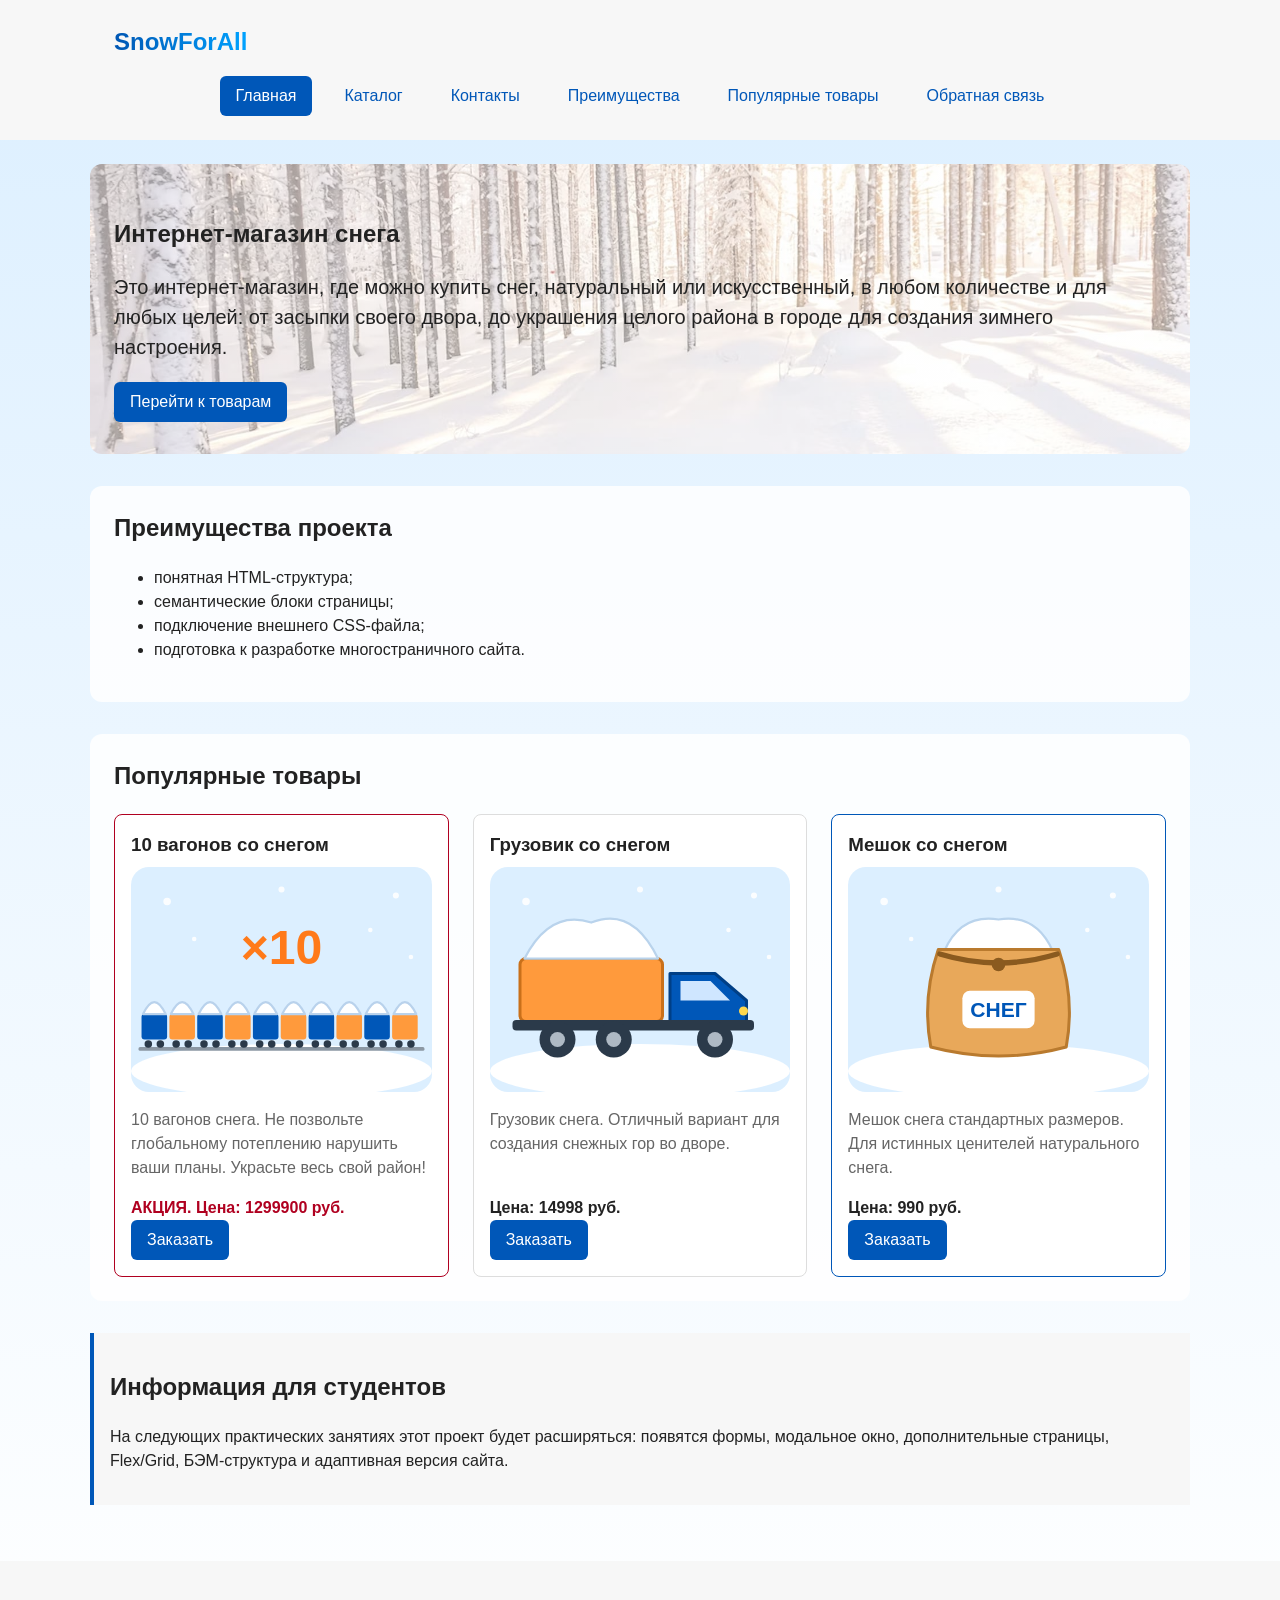
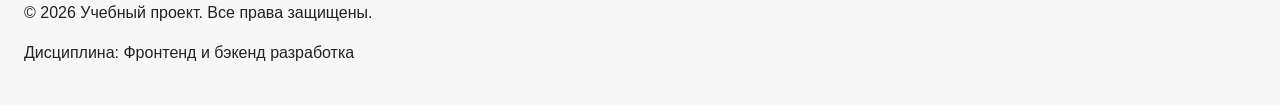
<file: index.html>
<!DOCTYPE html>
<html lang="ru">
  <head>
    <meta charset="UTF-8">
    <meta name="viewport" content="width=device-width, initial-scale=1.0">
    <meta name="description" content="Учебный интернет-магазин">
    <meta property="og:type" content="website">
    <meta property="og:title" content="Учебный интернет-магазин">
    <meta property="og:description" content="Учебный frontend-проект интернет-магазина.">
    <meta property="og:image" content="https://username.github.io/kr1-html-css-shop/images/preview.jpg">
    <title>Учебный интернет-магазин снега</title>
    <link rel="stylesheet" href="css/style.css">
    <script src="js/main.js" defer></script>
  </head>
  <body>
    <header class="site-header">
      <div class="site-header__inner">
        <a class="site-header__logo" href="index.html">SnowForAll</a>

        <nav class="site-nav" aria-label="Основная навигация">
          <ul class="site-nav__list">
            <li class="site-nav__item">
              <a class="site-nav__link site-nav__link--active" href="index.html">Главная</a>
            </li>
            <li class="site-nav__item">
              <a class="site-nav__link" href="catalog.html">Каталог</a>
            </li>
            <li class="site-nav__item">
              <a class="site-nav__link" href="contacts.html">Контакты</a>
            </li>
            <li class="site-nav__item">
              <a class="site-nav__link" href="index.html#advantages">Преимущества</a>
            </li>
            <li class="site-nav__item">
              <a class="site-nav__link" href="index.html#popular">Популярные товары</a>
            </li>
            <li class="site-nav__item">
              <a class="site-nav__link" href="index.html#contacts">Обратная связь</a>
            </li>
          </ul>
        </nav>
      </div>
    </header>
    <main>
      <section class="hero">
        <h1>Интернет-магазин снега</h1>
        <p class="hero__description">
          Это интернет-магазин, где можно купить снег, натуральный или искусственный, в любом количестве и для любых целей:
          от засыпки своего двора, до украшения целого района в городе для создания зимнего настроения.
        </p>
        <a class="button button--primary" href="#popular">Перейти к товарам</a>
      </section>

      <section class="section" id="advantages">
        <h2>Преимущества проекта</h2>

        <ul class="advantages-list">
          <li>понятная HTML-структура;</li>
          <li>семантические блоки страницы;</li>
          <li>подключение внешнего CSS-файла;</li>
          <li>подготовка к разработке многостраничного сайта.</li>
        </ul>
      </section>

      <section class="section" id="popular">
        <h2>Популярные товары</h2>
        
        <div class="products-grid">
          <article class="product-card product-card--discount">
            <h3 class="product-card__title">10 вагонов со снегом</h3>
            <img class="product-card__image" src="images/snow-wagons-10.svg" alt="10 вагонов со снегом">
            <div class="product-card__info">
              <p class="product-card__description">10 вагонов снега. Не позвольте глобальному потеплению нарушить ваши планы. Украсьте весь свой район!</p>
              <p class="product-card__price">АКЦИЯ. Цена: 1299900 руб.</p>
              <button
                class="button button--primary product-card__button"
                type="button"
                data-product="10 вагонов со снегом"
                >
                Заказать
              </button>
            </div>
          </article>

          <article class="product-card">
            <h3 class="product-card__title">Грузовик со снегом</h3>
            <img class="product-card__image" src="images/snow-truck.svg" alt="Грузовик со снегом">
            <div class="product-card__info">
              <p class="product-card__description">Грузовик снега. Отличный вариант для создания снежных гор во дворе.</p>
              <p class="product-card__price">Цена: 14998 руб.</p>
              <button
               class="button button--primary product-card__button"
               type="button"
               data-product="Грузовик со снегом"
               >
                 Заказать
              </button>
            </div>
          </article>

          <article class="product-card product-card--featured">
            <h3 class="product-card__title">Мешок со снегом</h3>
            <img class="product-card__image" src="images/snow-bag.svg" alt="Мешок со снегом">
            <div class="product-card__info">
              <p class="product-card__description">Мешок снега стандартных размеров. Для истинных ценителей натурального снега.</p>
              <p class="product-card__price">Цена: 990 руб.</p>
            <button
              class="button button--primary product-card__button"
              type="button"
              data-product="Мешок со снегом"
            >
              Заказать
            </button>
          </article>
        </div>
      </section>

      <aside class="aside-info">
        <h2>Информация для студентов</h2>
        <p>
          На следующих практических занятиях этот проект будет расширяться:
          появятся формы, модальное окно, дополнительные страницы, Flex/Grid,
          БЭМ-структура и адаптивная версия сайта.
        </p>
      </aside>
    </main>
    <footer id="contacts">
      <p>&copy; 2026 Учебный проект. Все права защищены.</p>
      <p>Дисциплина: Фронтенд и бэкенд разработка</p>
    </footer>
    <dialog class="order-dialog" id="order-dialog" aria-labelledby="order-dialog-title">
      <h2 class="order-dialog__title" id="order-dialog-title">Оформление заявки</h2>

      <form class="order-form" id="order-form" action="#" method="post" novalidate>
        <input id="selected-product" name="selected-product" type="hidden">

        <div class="order-form__field">
          <label class="order-form__label" for="order-name">Имя</label>
          <input
            class="order-form__input"
            id="order-name"
            name="name"
            type="text"
            placeholder="Введите ваше имя"
            minlength="2"
            autocomplete="given-name"
            required
          >
        </div>

        <div class="order-form__field">
          <label class="order-form__label" for="order-email">E-mail</label>
          <input
            class="order-form__input"
            id="order-email"
            name="email"
            type="email"
            placeholder="example@mail.ru"
            autocomplete="email"
            required
          >
        </div>

        <div class="order-form__field">
          <label class="order-form__label" for="order-phone">Телефон</label>
          <input
            class="order-form__input"
            id="order-phone"
            name="phone"
            type="tel"
            inputmode="tel"
            placeholder="+7 (900) 000-00-00"
            pattern="^\+7 \(\d{3}\) \d{3}-\d{2}-\d{2}$"
            required
          >
          <small class="order-form__hint">Формат: +7 (900) 000-00-00</small>
        </div>

        <div class="order-form__field">
          <label class="order-form__label" for="order-date">Дата связи</label>
          <input class="order-form__input" id="order-date" name="date" type="date">
        </div>

        <div class="order-form__field">
          <label class="order-form__label" for="order-topic">Тема заявки</label>
          <select class="order-form__select" id="order-topic" name="topic" required>
            <option value="">Выберите тему</option>
            <option value="product">Заказ товара</option>
            <option value="consultation">Консультация</option>
            <option value="delivery">Доставка</option>
          </select>
        </div>

        <div class="order-form__field">
          <label class="order-form__label" for="order-comment">Комментарий</label>
          <textarea
            class="order-form__textarea"
            id="order-comment"
            name="comment"
            rows="4"
            placeholder="Укажите дополнительную информацию"
          ></textarea>
        </div>

        <div class="order-form__field">
          <label class="order-form__label">
            <input
              class="order-form__checkbox"
              id="order-agreement"
              name="agreement"
              type="checkbox"
              required
            >
            Я согласен на обработку данных
          </label>
        </div>

        <div class="order-form__actions">
          <button class="button button--secondary" type="button" id="close-order-dialog">
            Закрыть
          </button>
          <button class="button button--primary" type="submit">
            Отправить заявку
          </button>
        </div>
      </form>
    </dialog>

    <p class="success-message" id="success-message" hidden>
      Форма успешно отправлена!
    </p>
  </body>
</html>
</file>
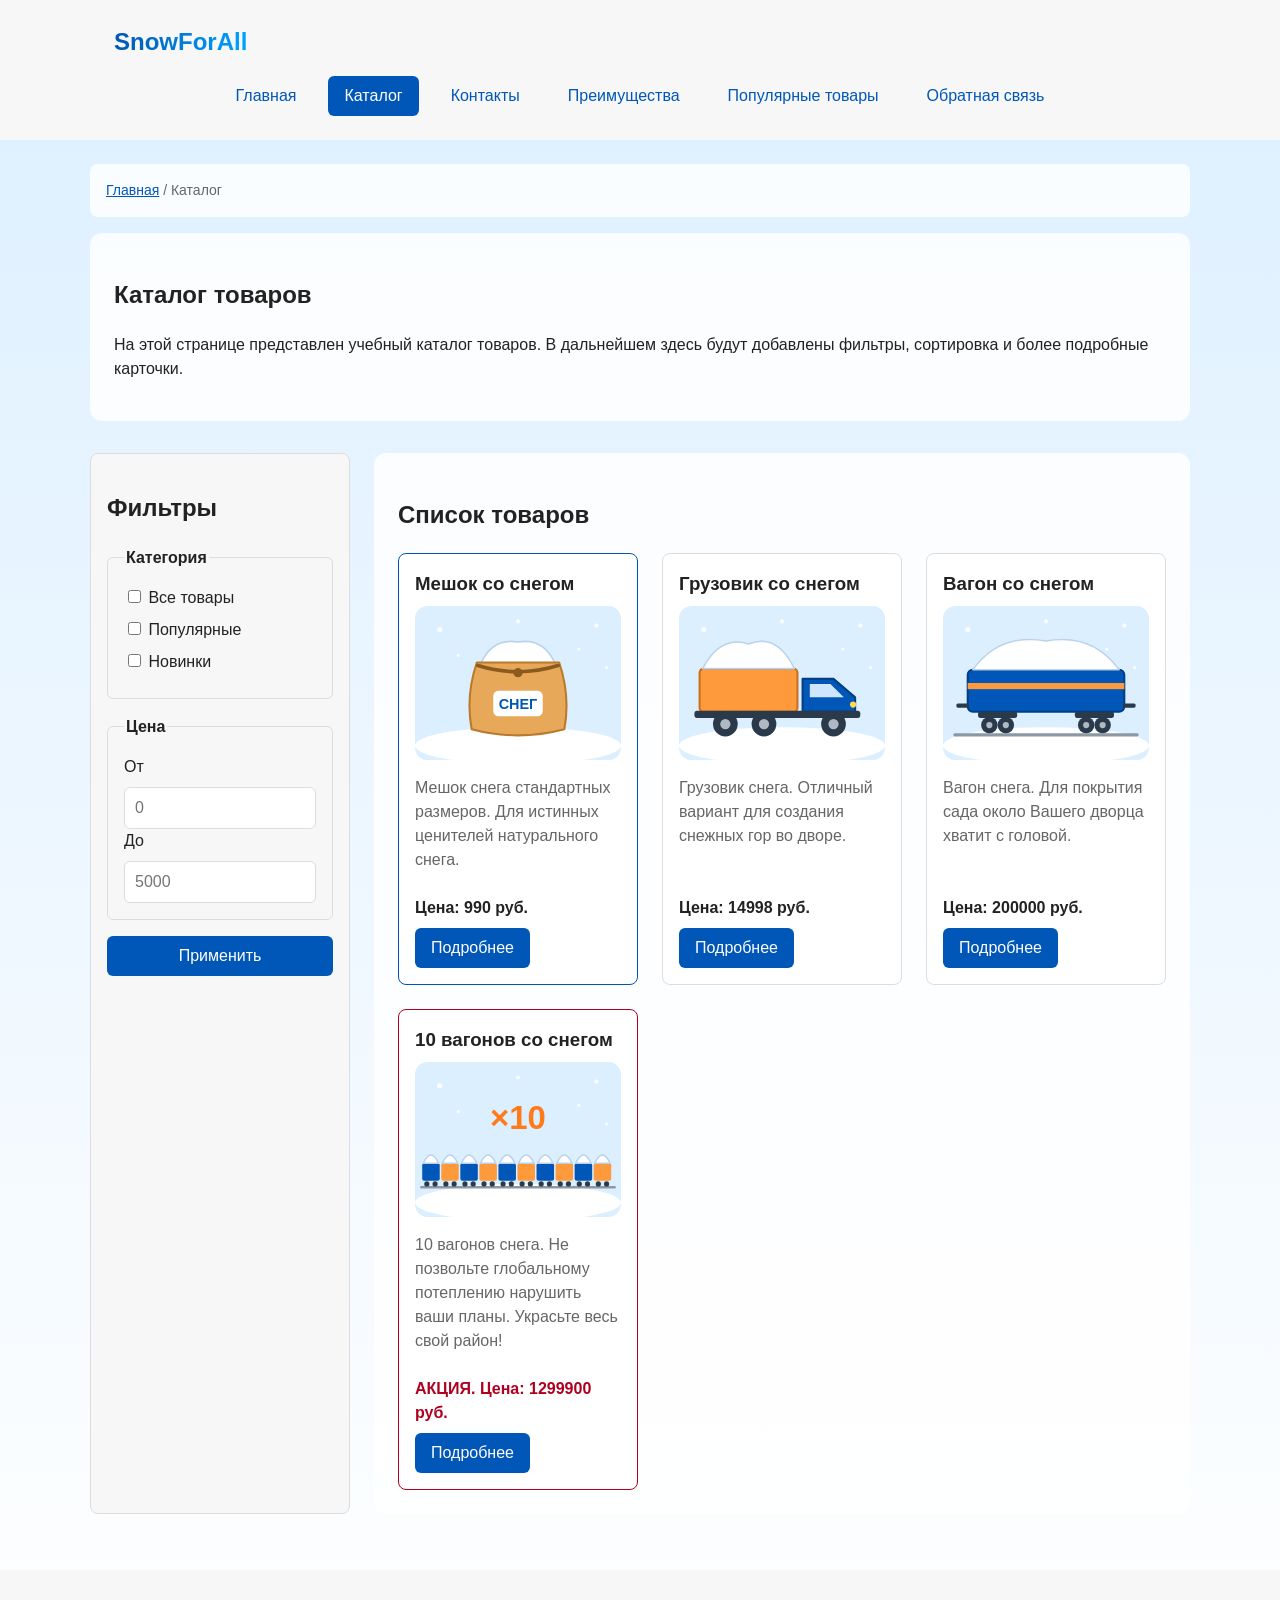
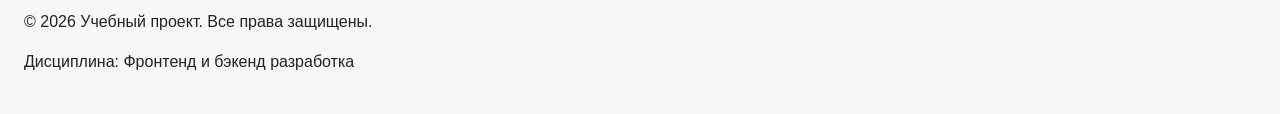
<file: catalog.html>
<!DOCTYPE html>
<html lang="ru">
<head>
  <meta charset="UTF-8">
  <meta name="viewport" content="width=device-width, initial-scale=1.0">
  <meta name="description" content="Каталог товаров учебного интернет-магазина.">
  <title>Каталог товаров — учебный интернет-магазин SnowForAll</title>
  <link rel="stylesheet" href="css/style.css">
</head>
<body>
  <header class="site-header">
    <div class="site-header__inner">
      <a class="site-header__logo" href="index.html">SnowForAll</a>

      <nav class="site-nav" aria-label="Основная навигация">
        <ul class="site-nav__list">
          <li class="site-nav__item">
            <a class="site-nav__link" href="index.html">Главная</a>
          </li>
          <li class="site-nav__item">
            <a class="site-nav__link site-nav__link--active" href="catalog.html">Каталог</a>
          </li>
          <li class="site-nav__item">
            <a class="site-nav__link" href="contacts.html">Контакты</a>
          </li>
          <li class="site-nav__item">
            <a class="site-nav__link" href="index.html#advantages">Преимущества</a>
          </li>
          <li class="site-nav__item">
            <a class="site-nav__link" href="index.html#popular">Популярные товары</a>
          </li>
          <li class="site-nav__item">
            <a class="site-nav__link" href="index.html#contacts">Обратная связь</a>
          </li>
        </ul>
      </nav>
    </div>
  </header>

  <main>
    <nav class="breadcrumbs" aria-label="Хлебные крошки">
      <a class="breadcrumbs__link" href="index.html">Главная</a>
      <span class="breadcrumbs__current">Каталог</span>
    </nav>

    <section class="section">
      <h1>Каталог товаров</h1>
      <p>
        На этой странице представлен учебный каталог товаров.
        В дальнейшем здесь будут добавлены фильтры, сортировка и более
        подробные карточки.
      </p>
    </section>

    <section class="catalog-layout">
      <aside class="catalog-filters">
        <h2>Фильтры</h2>

        <form class="filters-form" action="#" method="get">
          <fieldset>
            <legend>Категория</legend>

            <label>
              <input type="checkbox" name="category" value="all">
              Все товары
            </label>

            <label>
              <input type="checkbox" name="category" value="popular">
              Популярные
            </label>

            <label>
              <input type="checkbox" name="category" value="new">
              Новинки
            </label>
          </fieldset>

          <fieldset>
            <legend>Цена</legend>

            <label for="price-from">От</label>
            <input id="price-from" name="price-from" type="number" min="0" placeholder="0">

            <label for="price-to">До</label>
            <input id="price-to" name="price-to" type="number" min="0" placeholder="5000">
          </fieldset>

          <button class="button button--primary" type="submit">Применить</button>
        </form>
      </aside>

      <section class="catalog-products">
        <h2>Список товаров</h2>

        <div class="products-grid">
          <article class="product-card product-card--featured">
            <h3 class="product-card__title">Мешок со снегом</h3>
            <img class="product-card__image" src="images/snow-bag.svg" alt="Мешок со снегом">
            <p class="product-card__description">Мешок снега стандартных размеров. Для истинных ценителей натурального снега.</p>
            <p class="product-card__price">Цена: 990 руб.</p>
            <a class="button button--primary product-card__button" href="index.html#popular">Подробнее</a>
          </article>

          <article class="product-card">
            <h3 class="product-card__title">Грузовик со снегом</h3>
            <img class="product-card__image" src="images/snow-truck.svg" alt="Грузовик со снегом">
            <p class="product-card__description">Грузовик снега. Отличный вариант для создания снежных гор во дворе.</p>
            <p class="product-card__price">Цена: 14998 руб.</p>
            <a class="button button--primary product-card__button" href="index.html#popular">Подробнее</a>
          </article>

          <article class="product-card">
            <h3 class="product-card__title">Вагон со снегом</h3>
            <img class="product-card__image" src="images/snow-wagon.svg" alt="Вагон со снегом">
            <p class="product-card__description">Вагон снега. Для покрытия сада около Вашего дворца хватит с головой.</p>
            <p class="product-card__price">Цена: 200000 руб.</p>
            <a class="button button--primary product-card__button" href="index.html#order-dialog">Подробнее</a>
          </article>

          <article class="product-card product-card--discount">
            <h3 class="product-card__title">10 вагонов со снегом</h3>
            <img class="product-card__image" src="images/snow-wagons-10.svg" alt="10 вагонов со снегом">
            <p class="product-card__description">10 вагонов снега. Не позвольте глобальному потеплению нарушить ваши планы. Украсьте весь свой район!</p>
            <p class="product-card__price">АКЦИЯ. Цена: 1299900 руб.</p>
            <a class="button button--primary product-card__button" href="index.html#popular">Подробнее</a>
          </article>
        </div>
      </section>
    </section>
  </main>

  <footer>
    <p>&copy; 2026 Учебный проект. Все права защищены.</p>
    <p>Дисциплина: Фронтенд и бэкенд разработка</p>
  </footer>
</body>
</html>
</file>
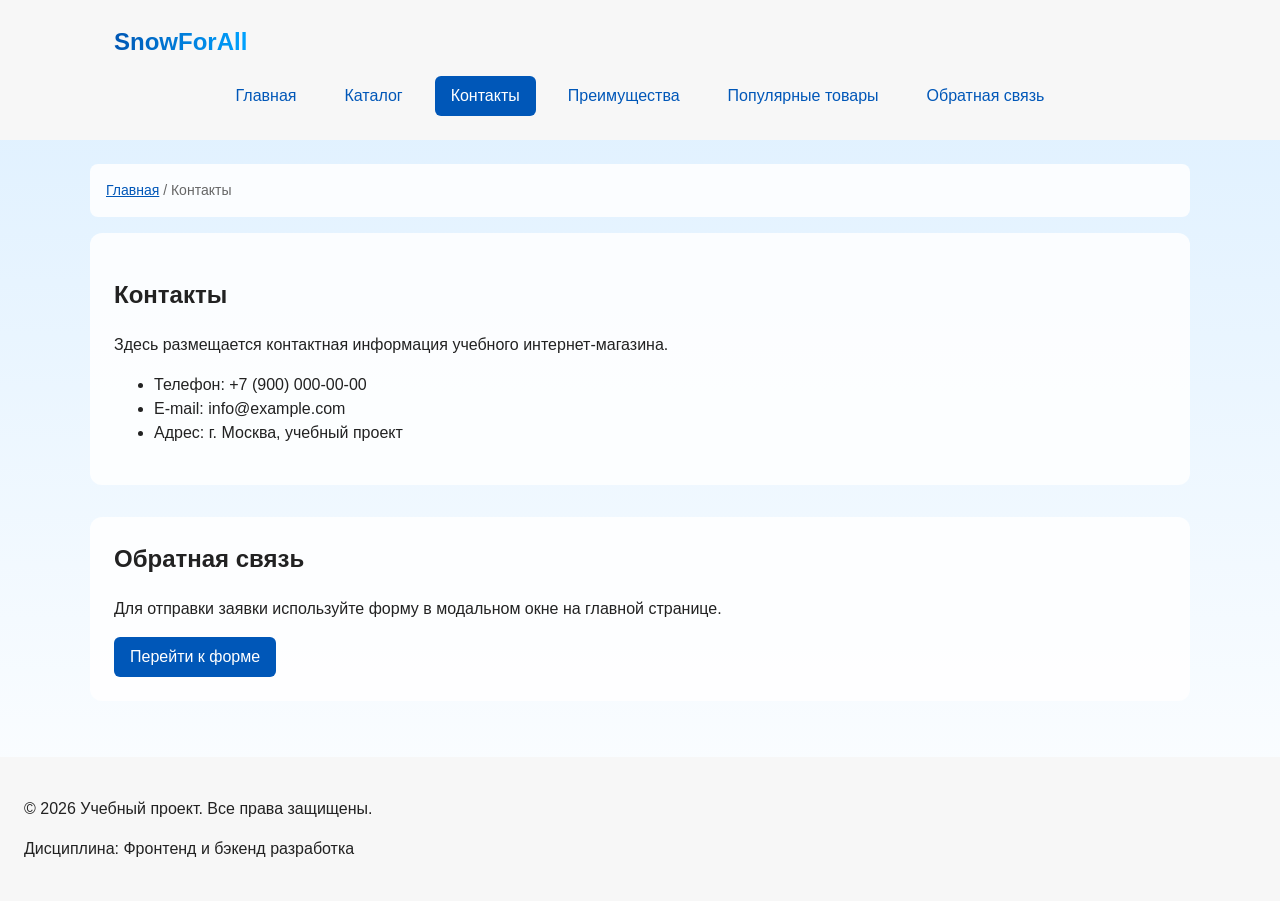
<file: contacts.html>
<!DOCTYPE html>
<html lang="ru">
<head>
  <meta charset="UTF-8">
  <meta name="viewport" content="width=device-width, initial-scale=1.0">
  <meta name="description" content="Контактная информация учебного интернет-магазина.">
  <title>Контакты — Учебный интернет-магазин SnowForAll</title>
  <link rel="stylesheet" href="css/style.css">
</head>
<body>
  <header class="site-header">
    <div class="site-header__inner">
      <a class="site-header__logo" href="index.html">SnowForAll</a>

      <nav class="site-nav" aria-label="Основная навигация">
        <ul class="site-nav__list">
          <li class="site-nav__item">
            <a class="site-nav__link" href="index.html">Главная</a>
          </li>
          <li class="site-nav__item">
            <a class="site-nav__link" href="catalog.html">Каталог</a>
          </li>
          <li class="site-nav__item">
            <a class="site-nav__link site-nav__link--active" href="contacts.html">Контакты</a>
          </li>
          <li class="site-nav__item">
            <a class="site-nav__link" href="index.html#advantages">Преимущества</a>
          </li>
          <li class="site-nav__item">
            <a class="site-nav__link" href="index.html#popular">Популярные товары</a>
          </li>
          <li class="site-nav__item">
            <a class="site-nav__link" href="index.html#contacts">Обратная связь</a>
          </li>
        </ul>
      </nav>
    </div>
  </header>

  <main>
    <nav class="breadcrumbs" aria-label="Хлебные крошки">
      <a class="breadcrumbs__link" href="index.html">Главная</a>
      <span class="breadcrumbs__current">Контакты</span>
    </nav>

    <section class="section">
      <h1>Контакты</h1>
      <p>
        Здесь размещается контактная информация учебного интернет-магазина.
      </p>

      <ul>
        <li>Телефон: +7 (900) 000-00-00</li>
        <li>E-mail: info@example.com</li>
        <li>Адрес: г. Москва, учебный проект</li>
      </ul>
    </section>

    <section class="section" id="feedback">
      <h2>Обратная связь</h2>
      <p>
        Для отправки заявки используйте форму в модальном окне на главной странице.
      </p>
      <a class="button button--primary" href="index.html#contacts">Перейти к форме</a>
    </section>
  </main>

  <footer>
    <p>&copy; 2026 Учебный проект. Все права защищены.</p>
    <p>Дисциплина: Фронтенд и бэкенд разработка</p>
  </footer>
</body>
</html>
</file>
<file: css/style.css>
/* ===============================
   1. Переменные проекта
   =============================== */

:root {
  /* Основные цвета проекта */
  --color-bg: #ffffff;
  --color-text: #222222;
  --color-muted: #666666;
  --color-primary: #0057b8;
  --color-primary-dark: #003f86;
  --color-border: #dddddd;
  --color-surface: #f7f7f7;
  --color-surface-accent: #eef5ff;
  --color-surface-glass: rgba(255, 255, 255, 0.85);
  --color-danger: #b00020;
  --color-success: #168a2f;
  --color-success-bg: #eefaf0;
  --color-white: #ffffff;
  --color-sky: #dcefff;
  --color-snow: #fff;

  /* Отступы */
  --space-xs: 4px;
  --space-sm: 8px;
  --space-md: 16px;
  --space-lg: 24px;
  --space-xl: 32px;

  /* Скругления */
  --radius-sm: 6px;
  --radius-md: 8px;
  --radius-lg: 12px;

  /* Размеры */
  --container-width: 1100px;

  /* Размеры шрифта */
  --font-size-md: 20px;
  --font-size-lg: 24px;
}

/* ===============================
   2. Базовые стили
   =============================== */

html {
  scroll-behavior: smooth;
}

* {
  box-sizing: border-box;
}

body {
  margin: 0;
  font-family: Arial, sans-serif;
  line-height: 1.5;
  color: var(--color-text);
  background-color: var(--color-bg);
  background: linear-gradient(to bottom, var(--color-sky), var(--color-snow));
  min-height: 100vh;
}

main,
footer {
  padding: var(--space-lg);
}

footer {
  background-color: var(--color-surface);
}

/* ===============================
   3. Общие элементы интерфейса
   =============================== */

a {
  color: var(--color-primary);
}

a:hover {
  color: var(--color-primary-dark);
}

a:focus-visible {
  outline: 2px solid var(--color-primary);
  outline-offset: 3px;
}

:target {
  outline: 2px dashed var(--color-primary);
  outline-offset: 4px;
}

.site-header {
  background-color: var(--color-surface);
}

.site-header__inner {
  max-width: var(--container-width);
  margin: 0 auto;
  padding: var(--space-lg);
}

.site-header__logo {
  font-size: var(--font-size-lg);
  font-weight: 700;
  text-decoration: none; 
  background: linear-gradient(to right, #0056b3, #00a2ff);
  -webkit-background-clip: text;
  background-clip: text;
  -webkit-text-fill-color: transparent;
  color: transparent;
}

.site-nav__list {
  display: flex;
  flex-wrap: wrap;
  justify-content: center;
  align-items: center;
  gap: var(--space-md);
  padding: 0;
  margin: var(--space-md) 0 0;
  list-style: none;
}

.site-nav__link {
  display: inline-block;
  padding: var(--space-sm) var(--space-md);
  color: var(--color-primary);
  text-decoration: none;
  border-radius: var(--radius-sm);
}

.site-nav__link:focus-visible {
  outline: 2px solid var(--color-primary);
  outline-offset: 3px;
}

.site-nav__link:hover,
.site-nav__link--active {
  color: var(--color-white);
  background-color: var(--color-primary);
}

/* ===============================
   4. Компоненты страницы
   =============================== */

.hero {
  max-width: var(--container-width);
  margin: 0 auto var(--space-xl);
  padding: var(--space-xl) var(--space-lg);
  background-image:
  linear-gradient(rgba(255, 255, 255, 0.55), rgba(255, 255, 255, 0.55)),
  url("../images/forest.jpg");
  background-size: cover;
  background-position: center;
  border-radius: var(--radius-lg);
}

.hero__description {
  font-size: var(--font-size-md);
}

.section {
  max-width: var(--container-width);
  margin: 0 auto var(--space-xl);
  padding: var(--space-lg);
  border-radius: var(--radius-lg);
  background-color: var(--color-surface-glass);
}

.section h2 {
  margin-top: 0;
}

.products-grid {
  display: grid;
  grid-template-columns: repeat(3, 1fr);
  gap: var(--space-lg);
}

.product-card {
  display: flex;
  flex-direction: column;
  gap: var(--space-sm);
  padding: var(--space-md);
  border: 1px solid var(--color-border);
  border-radius: var(--radius-md);
  background-color: var(--color-bg);
}

.product-card:hover {
  border-color: var(--color-primary);
}

.product-card--featured {
  border-color: var(--color-primary);
}

.product-card--discount {
  border-color: var(--color-danger);
}

.product-card__title {
  margin: 0;
  color: var(--color-text);
}

.product-card__image {
  width: 100%;
  height: auto;
  object-fit: contain;
}

.product-card__info {
  display: flex;
  flex-direction: column;
  flex-grow: 1;
}

.product-card__description {
  padding-top: var(--space-sm); 
  margin: 0 0 var(--space-md) 0;
  flex-grow: 1;
  color: var(--color-muted);
}

.product-card__price {
  margin: 0;
  font-weight: 700;
}

.product-card--discount .product-card__price {
  color: var(--color-danger);
}

.product-card__button {
  margin-top: auto;
  align-self: flex-start;
}

.button {
  display: inline-block;
  padding: var(--space-sm) var(--space-md);
  border: none;
  border-radius: var(--radius-sm);
  font: inherit;
  text-decoration: none;
  cursor: pointer;
}

.button--primary {
  color: var(--color-white);
  background-color: var(--color-primary);
}

.button--primary:hover {
  color: var(--color-white);
  background-color: var(--color-primary-dark);
}

.button--secondary {
  color: var(--color-primary);
  background-color: transparent;
  border: 1px solid var(--color-primary);
}

.button--secondary:hover {
  color: var(--color-white);
  background-color: var(--color-primary);
}

.button:focus-visible {
  outline: 2px solid var(--color-primary);
  outline-offset: 3px;
}

.button:disabled,
.button--disabled {
  opacity: 0.6;
  cursor: not-allowed;
}

.aside-info {
  max-width: var(--container-width);
  margin: 0 auto var(--space-xl);
  padding: var(--space-md);
  border-left: 4px solid var(--color-primary);
  background-color: var(--color-surface);
}

.breadcrumbs {
  max-width: var(--container-width);
  margin: 0 auto var(--space-md);
  padding: var(--space-md);
  border-radius: var(--radius-md);
  font-size: 14px;
  color: var(--color-muted);
  background-color: var(--color-surface-glass);
}

.breadcrumbs__link {
  color: var(--color-primary);
}

.breadcrumbs__current::before {
  content: " / ";
  color: var(--color-muted);
}

.catalog-layout {
  max-width: var(--container-width);
  margin: 0 auto var(--space-xl);
  display: grid;
  grid-template-columns: 260px 1fr;
  grid-template-areas: "filters products";
  gap: var(--space-lg);
}

.catalog-filters {
  grid-area: filters;
  padding: var(--space-md);
  border: 1px solid var(--color-border);
  border-radius: var(--radius-md);
  background-color: var(--color-surface);
}

.catalog-products {
  grid-area: products;
  background-color: var(--color-surface-glass);
  padding: var(--space-lg);
  border-radius: var(--radius-lg);
  align-self: start;
}

.filters-form {
  display: grid;
  gap: var(--space-md);
}

.filters-form fieldset {
  margin: 0;
  padding: var(--space-md);
  border: 1px solid var(--color-border);
  border-radius: var(--radius-sm);
}

.filters-form legend {
  font-weight: 700;
}

.filters-form label {
  display: block;
  margin-bottom: var(--space-sm);
}

.filters-form input[type="number"] {
  width: 100%;
  padding: 8px 10px;
  border: 1px solid var(--color-border);
  border-radius: var(--radius-sm);
  font: inherit;
}

/* ===============================
   5. Форма и модальное окно
   =============================== */

.order-dialog {
  width: min(100% - 32px, 560px);
  padding: var(--space-lg);
  border: none;
  border-radius: var(--radius-lg);
}

.order-dialog::backdrop {
  background-color: rgba(0, 0, 0, 0.5);
}

.order-dialog__title {
  margin-top: 0;
}

.order-form__field {
  margin-bottom: var(--space-md);
}

.order-form__label {
  display: block;
  margin-bottom: var(--space-xs);
}

.order-form__input,
.order-form__select,
.order-form__textarea {
  width: 100%;
  padding: 10px 12px;
  border: 1px solid var(--color-border);
  border-radius: var(--radius-sm);
  font: inherit;
}

.order-form__hint {
  display: block;
  margin-top: var(--space-xs);
  color: var(--color-muted);
}

.order-form__input:hover,
.order-form__select:hover,
.order-form__textarea:hover {
  border-color: var(--color-primary);
}

.order-form__input:focus-visible,
.order-form__select:focus-visible,
.order-form__textarea:focus-visible {
  outline: 2px solid var(--color-primary);
  outline-offset: 3px;
}

.order-form__input[aria-invalid="true"],
.order-form__select[aria-invalid="true"],
.order-form__textarea[aria-invalid="true"] {
  border-color: var(--color-danger);
}

.order-form__actions {
  display: flex;
  gap: var(--space-md);
  margin-top: var(--space-lg);
}

.success-message {
  max-width: var(--container-width);
  margin: var(--space-lg) auto;
  padding: var(--space-md);
  border-left: 4px solid var(--color-success);
  background-color: var(--color-success-bg);
}
</file>
